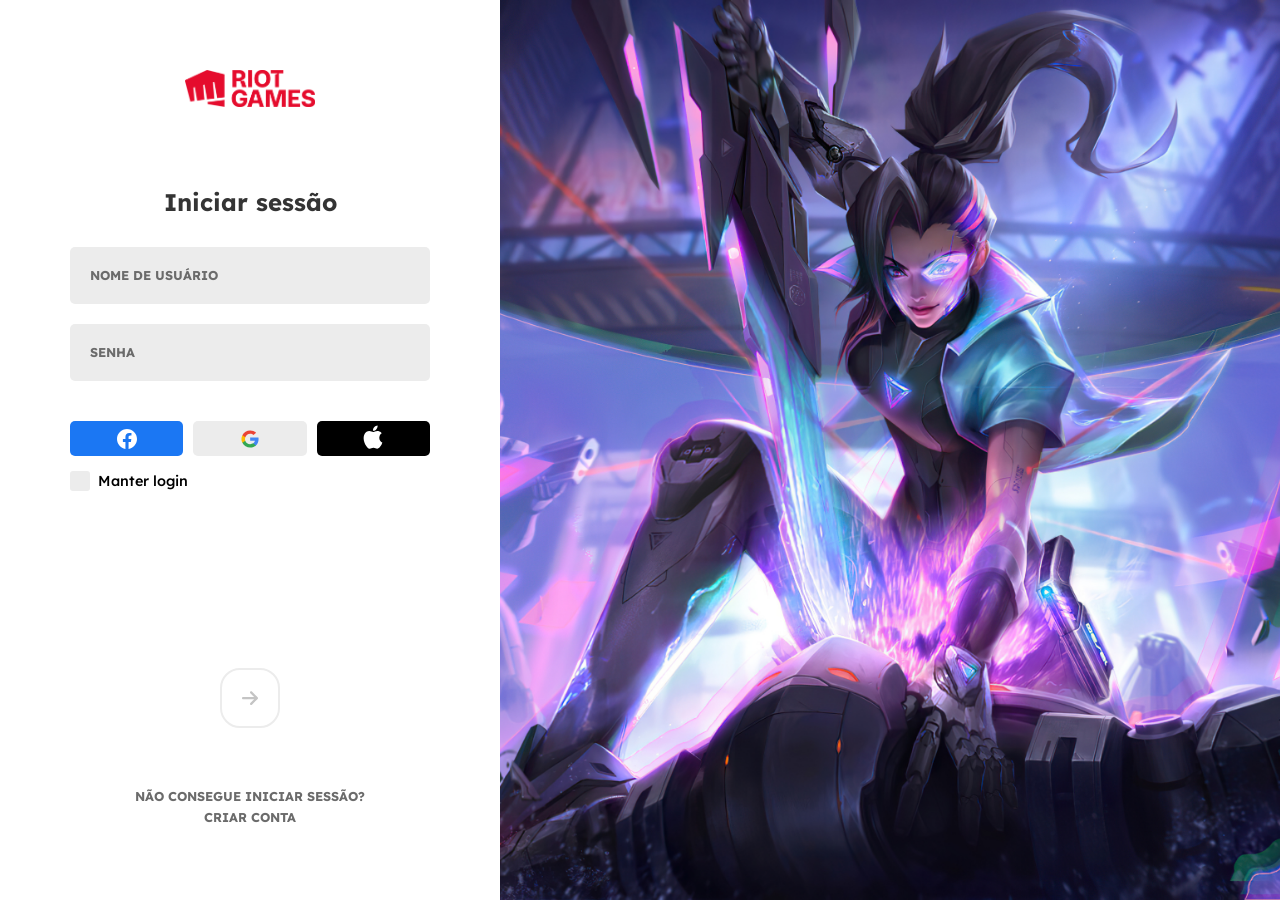
<file: index.html>
<!DOCTYPE html>
<html lang="en">

<head>
    <meta charset="UTF-8">
    <meta http-equiv="X-UA-Compatible" content="IE=edge">
    <meta name="viewport" content="width=device-width, initial-scale=1.0">
    <title>Riot Games</title>

    <link rel="stylesheet" href="style.css">
</head>

<body>

    <main>

        <section class="login">

            <div class="wrapper">

                <img class="login_logo" src="/img/logo.png" alt="" srcset="">

                <h1 class="login_title">Iniciar sessão</h1>

                <label class="login_label">
                    <span>nome de usuário</span>
                    <input type="text" name="username" id="" class="input">
                </label>

                <label class="login_label">
                    <span>senha</span>
                    <input type="password" name="password" id="" class="input">
                </label>


                <div class="login_icons">
                    <button type="button" class="icons_button">
                        <img src="/img/facebook-icon.svg" alt="">
                    </button>

                    <button type="button" class="icons_button">
                        <img src="/img/google-icon.svg" alt="">
                    </button>

                    <button type="submit" class="icons_button">
                        <img src="/img/apple-icon.svg" alt="">
                    </button>
                </div>

                <label class="login_label--checkbox">
                    <input type="checkbox" class="input--checkbox">
                    Manter login
                </label>

            </div>

            <div class="wrapper">

                <button type="submit" class="login_button" disabled>
                    <svg xmlns="http://www.w3.org/2000/svg" viewBox="0 0 448 512">
                        <path
                            d="M438.6 278.6l-160 160C272.4 444.9 264.2 448 256 448s-16.38-3.125-22.62-9.375c-12.5-12.5-12.5-32.75 0-45.25L338.8 288H32C14.33 288 .0016 273.7 .0016 256S14.33 224 32 224h306.8l-105.4-105.4c-12.5-12.5-12.5-32.75 0-45.25s32.75-12.5 45.25 0l160 160C451.1 245.9 451.1 266.1 438.6 278.6z" />
                    </svg>
                </button>
                <a href="" class="login_link">não consegue iniciar sessão?</a>
                <a href="" class="login_link">criar conta</a>
            </div>


        </section>

        <section class="wallpaper"></section>

    </main>

    <script src="/script.js"></script>
</body>

</html>
</file>
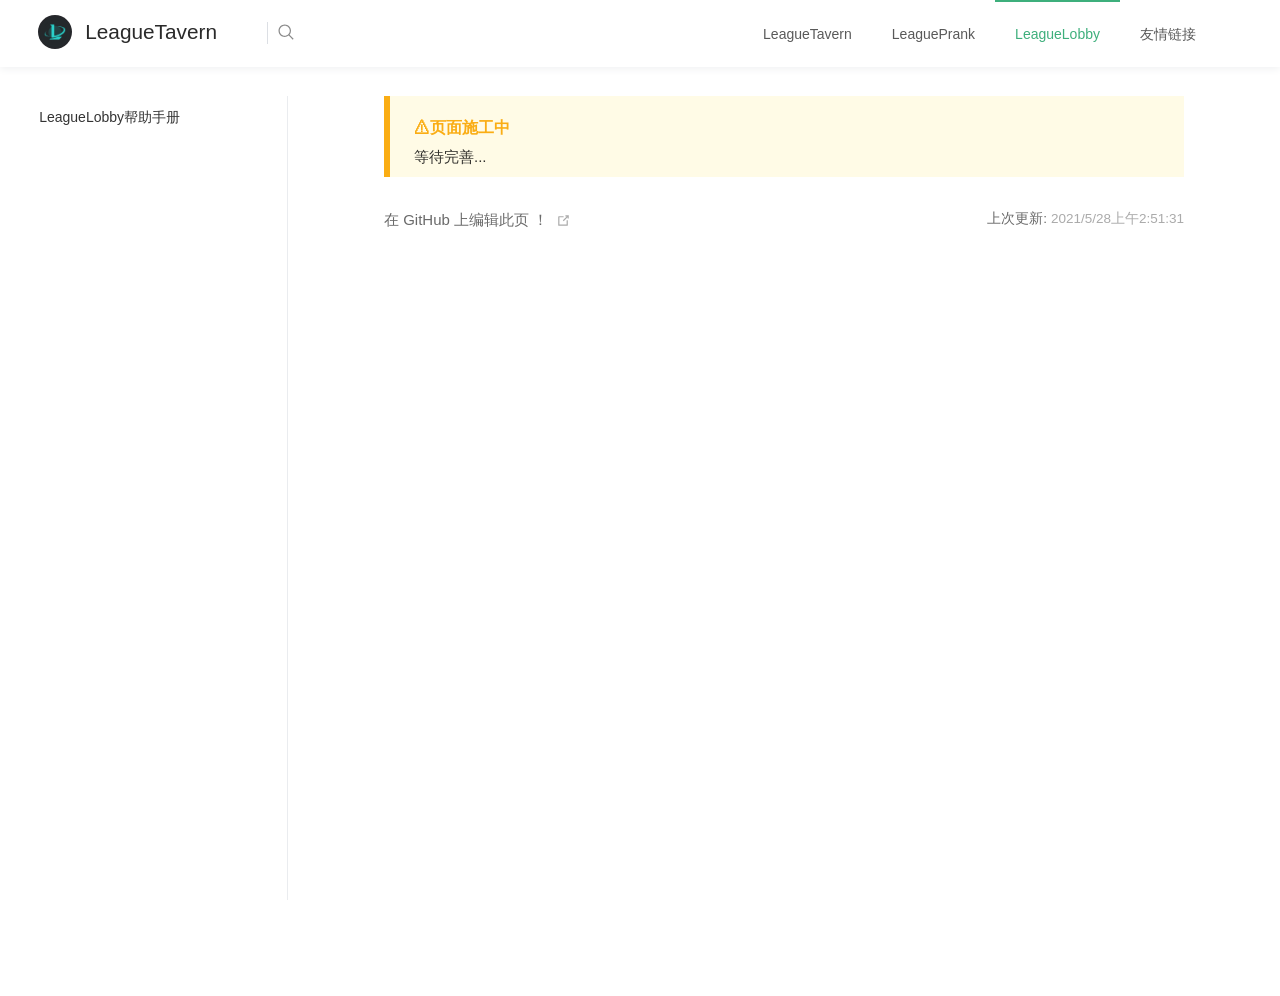
<file: LeagueLobby/index.html>
<!DOCTYPE html>
<html lang="zh-CN">
  <head>
    <meta charset="utf-8">
    <meta name="viewport" content="width=device-width, user-scalable=no, initial-scale=1.0, maximum-scale=1.0, minimum-scale=1.0">
    <title>LeagueLobby帮助手册 | LeagueTavern</title>
    <meta name="description" content="">
    <meta name="generator" content="VuePress 1.8.2">
    <link rel="icon" href="logo.png">
    <meta name="description" content="使用手册">
    <link rel="preload" href="/assets/css/0.styles.21c8b87a.css" as="style"><link rel="preload" href="/assets/js/app.88c6af65.js" as="script"><link rel="preload" href="/assets/js/2.13b8c40c.js" as="script"><link rel="preload" href="/assets/js/5.1f1e47d9.js" as="script"><link rel="prefetch" href="/assets/js/3.658f7737.js"><link rel="prefetch" href="/assets/js/4.f0fd824f.js"><link rel="prefetch" href="/assets/js/6.b3bd61b7.js"><link rel="prefetch" href="/assets/js/7.0e07f10f.js"><link rel="prefetch" href="/assets/js/8.ec1a35bf.js">
    <link rel="stylesheet" href="/assets/css/0.styles.21c8b87a.css">
  </head>
  <body>
    <div id="app" data-server-rendered="true"><div class="theme-container"><header class="navbar"><div class="ant-row"><div class="nav-button"><i aria-label="icon: bars" class="anticon anticon-bars"><svg viewBox="0 0 1024 1024" focusable="false" data-icon="bars" width="1em" height="1em" fill="currentColor" aria-hidden="true"><path d="M912 192H328c-4.4 0-8 3.6-8 8v56c0 4.4 3.6 8 8 8h584c4.4 0 8-3.6 8-8v-56c0-4.4-3.6-8-8-8zm0 284H328c-4.4 0-8 3.6-8 8v56c0 4.4 3.6 8 8 8h584c4.4 0 8-3.6 8-8v-56c0-4.4-3.6-8-8-8zm0 284H328c-4.4 0-8 3.6-8 8v56c0 4.4 3.6 8 8 8h584c4.4 0 8-3.6 8-8v-56c0-4.4-3.6-8-8-8zM104 228a56 56 0 1 0 112 0 56 56 0 1 0-112 0zm0 284a56 56 0 1 0 112 0 56 56 0 1 0-112 0zm0 284a56 56 0 1 0 112 0 56 56 0 1 0-112 0z"></path></svg></i> <span></span></div> <div class="ant-col ant-col-xs-24 ant-col-sm-24 ant-col-md-6 ant-col-lg-5 ant-col-xl-5 ant-col-xxl-4"><a href="/" class="router-link-active home-link"><img src="/logo.png" alt="LeagueTavern" class="logo"> <span class="site-name">LeagueTavern</span></a> <div class="search-box mobile-search"><input aria-label="Search" autocomplete="off" spellcheck="false" value=""> <!----></div></div> <div class="ant-col ant-col-xs-0 ant-col-sm-0 ant-col-md-18 ant-col-lg-19 ant-col-xl-19 ant-col-xxl-20"><div class="search-box"><input aria-label="Search" autocomplete="off" spellcheck="false" value=""> <!----></div> <nav class="nav-links can-hide"><ul role="menu" id="nav" class="ant-menu ant-menu-horizontal ant-menu-root ant-menu-light"><li role="menuitem" class="ant-menu-submenu ant-menu-submenu-horizontal ant-menu-overflowed-submenu" style="display:none;"><div aria-haspopup="true" class="ant-menu-submenu-title"><span>···</span><i class="ant-menu-submenu-arrow"></i></div></li><li role="menuitem" class="ant-menu-item"><a href="/LeagueTavern/">
          LeagueTavern
        </a></li><li role="menuitem" class="ant-menu-submenu ant-menu-submenu-horizontal ant-menu-overflowed-submenu" style="display:none;"><div aria-haspopup="true" class="ant-menu-submenu-title"><span>···</span><i class="ant-menu-submenu-arrow"></i></div></li><li role="menuitem" class="ant-menu-item"><a href="/LeaguePrank/">
          LeaguePrank
        </a></li><li role="menuitem" class="ant-menu-submenu ant-menu-submenu-horizontal ant-menu-overflowed-submenu" style="display:none;"><div aria-haspopup="true" class="ant-menu-submenu-title"><span>···</span><i class="ant-menu-submenu-arrow"></i></div></li><li role="menuitem" class="ant-menu-item ant-menu-item-selected"><a href="/LeagueLobby/" aria-current="page" class="router-link-exact-active router-link-active">
          LeagueLobby
        </a></li><li role="menuitem" class="ant-menu-submenu ant-menu-submenu-horizontal ant-menu-overflowed-submenu" style="display:none;"><div aria-haspopup="true" class="ant-menu-submenu-title"><span>···</span><i class="ant-menu-submenu-arrow"></i></div></li><li role="menuitem" class="ant-menu-submenu ant-menu-submenu-horizontal"><div aria-haspopup="true" class="ant-menu-submenu-title"><span>
          友情链接
        </span><i class="ant-menu-submenu-arrow"></i></div></li><li role="menuitem" class="ant-menu-submenu ant-menu-submenu-horizontal ant-menu-overflowed-submenu" style="visibility:hidden;position:absolute;"><div aria-haspopup="true" class="ant-menu-submenu-title"><span>···</span><i class="ant-menu-submenu-arrow"></i></div></li></ul> <!----></nav></div></div> <!----></header> <aside class="sidebar"><!----> <ul class="sidebar-links"><li><section class="sidebar-group depth-0"><p class="sidebar-heading open"><span>LeagueLobby帮助手册</span> <!----></p> <!----></section></li></ul></aside> <main class="page"> <div class="theme-antdocs-content content__default"><div class="custom-block warning"><p class="custom-block-title">⚠页面施工中</p> <p>等待完善...</p></div></div> <footer class="page-edit"><div class="edit-link"><a href="https://github.com/valhir/vuepress-deploy/edit/main/docs/LeagueLobby/README.md" target="_blank" rel="noopener noreferrer">在 GitHub 上编辑此页 ！</a> <span><svg xmlns="http://www.w3.org/2000/svg" aria-hidden="true" focusable="false" x="0px" y="0px" viewBox="0 0 100 100" width="15" height="15" class="icon outbound"><path fill="currentColor" d="M18.8,85.1h56l0,0c2.2,0,4-1.8,4-4v-32h-8v28h-48v-48h28v-8h-32l0,0c-2.2,0-4,1.8-4,4v56C14.8,83.3,16.6,85.1,18.8,85.1z"></path> <polygon fill="currentColor" points="45.7,48.7 51.3,54.3 77.2,28.5 77.2,37.2 85.2,37.2 85.2,14.9 62.8,14.9 62.8,22.9 71.5,22.9"></polygon></svg> <span class="sr-only">(opens new window)</span></span></div> <div class="last-updated"><span class="prefix">上次更新:</span> <span class="time">2021/5/28上午2:51:31</span></div></footer> <!----> </main> <!----></div><div class="global-ui"></div></div>
    <script src="/assets/js/app.88c6af65.js" defer></script><script src="/assets/js/2.13b8c40c.js" defer></script><script src="/assets/js/5.1f1e47d9.js" defer></script>
  </body>
</html>
</file>
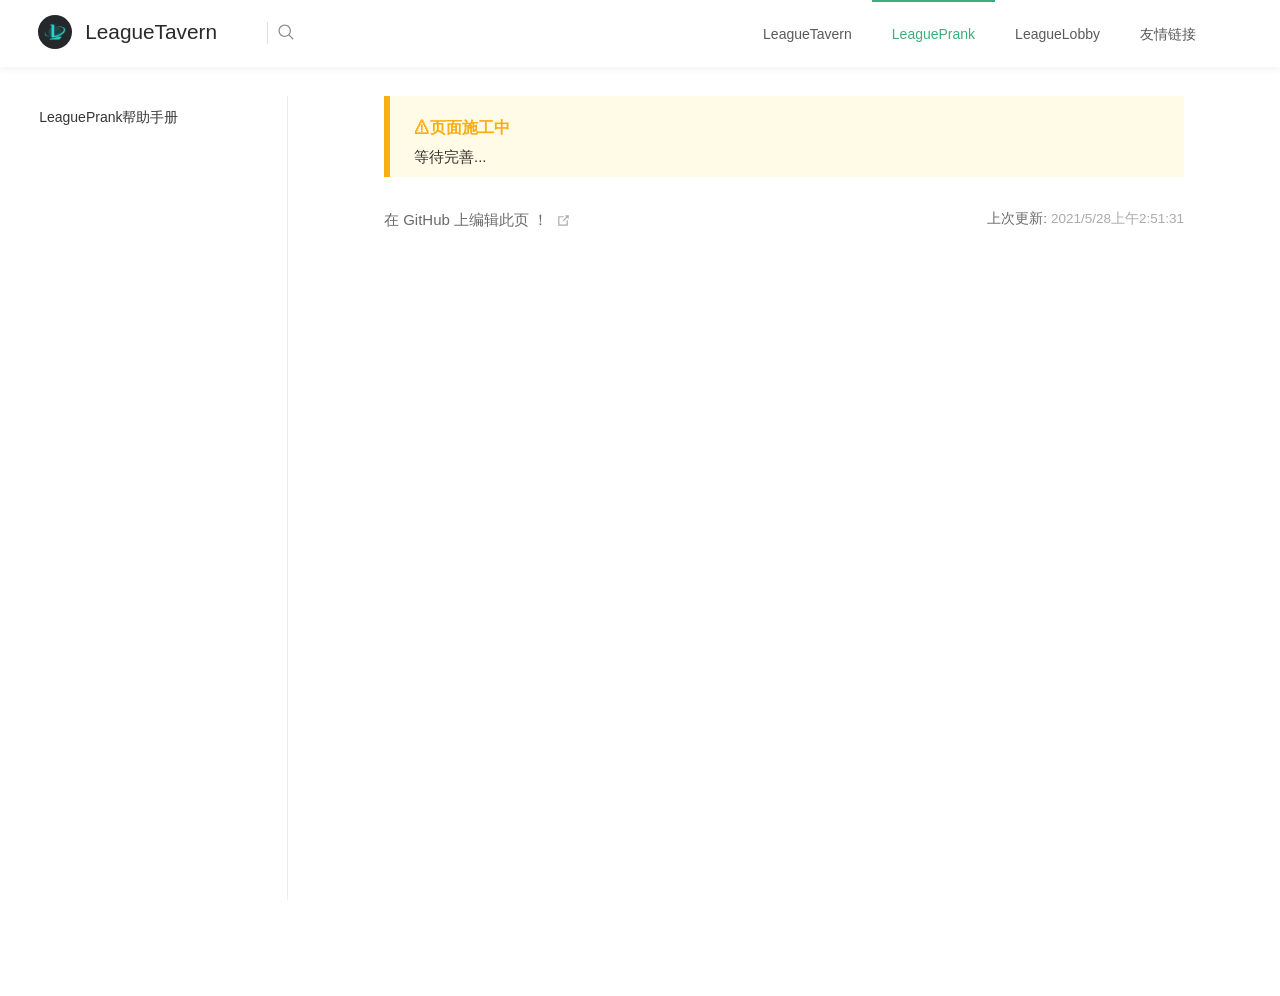
<file: LeaguePrank/index.html>
<!DOCTYPE html>
<html lang="zh-CN">
  <head>
    <meta charset="utf-8">
    <meta name="viewport" content="width=device-width, user-scalable=no, initial-scale=1.0, maximum-scale=1.0, minimum-scale=1.0">
    <title>LeaguePrank帮助手册 | LeagueTavern</title>
    <meta name="description" content="">
    <meta name="generator" content="VuePress 1.8.2">
    <link rel="icon" href="logo.png">
    <meta name="description" content="使用手册">
    <link rel="preload" href="/assets/css/0.styles.21c8b87a.css" as="style"><link rel="preload" href="/assets/js/app.88c6af65.js" as="script"><link rel="preload" href="/assets/js/2.13b8c40c.js" as="script"><link rel="preload" href="/assets/js/6.b3bd61b7.js" as="script"><link rel="prefetch" href="/assets/js/3.658f7737.js"><link rel="prefetch" href="/assets/js/4.f0fd824f.js"><link rel="prefetch" href="/assets/js/5.1f1e47d9.js"><link rel="prefetch" href="/assets/js/7.0e07f10f.js"><link rel="prefetch" href="/assets/js/8.ec1a35bf.js">
    <link rel="stylesheet" href="/assets/css/0.styles.21c8b87a.css">
  </head>
  <body>
    <div id="app" data-server-rendered="true"><div class="theme-container"><header class="navbar"><div class="ant-row"><div class="nav-button"><i aria-label="icon: bars" class="anticon anticon-bars"><svg viewBox="0 0 1024 1024" focusable="false" data-icon="bars" width="1em" height="1em" fill="currentColor" aria-hidden="true"><path d="M912 192H328c-4.4 0-8 3.6-8 8v56c0 4.4 3.6 8 8 8h584c4.4 0 8-3.6 8-8v-56c0-4.4-3.6-8-8-8zm0 284H328c-4.4 0-8 3.6-8 8v56c0 4.4 3.6 8 8 8h584c4.4 0 8-3.6 8-8v-56c0-4.4-3.6-8-8-8zm0 284H328c-4.4 0-8 3.6-8 8v56c0 4.4 3.6 8 8 8h584c4.4 0 8-3.6 8-8v-56c0-4.4-3.6-8-8-8zM104 228a56 56 0 1 0 112 0 56 56 0 1 0-112 0zm0 284a56 56 0 1 0 112 0 56 56 0 1 0-112 0zm0 284a56 56 0 1 0 112 0 56 56 0 1 0-112 0z"></path></svg></i> <span></span></div> <div class="ant-col ant-col-xs-24 ant-col-sm-24 ant-col-md-6 ant-col-lg-5 ant-col-xl-5 ant-col-xxl-4"><a href="/" class="router-link-active home-link"><img src="/logo.png" alt="LeagueTavern" class="logo"> <span class="site-name">LeagueTavern</span></a> <div class="search-box mobile-search"><input aria-label="Search" autocomplete="off" spellcheck="false" value=""> <!----></div></div> <div class="ant-col ant-col-xs-0 ant-col-sm-0 ant-col-md-18 ant-col-lg-19 ant-col-xl-19 ant-col-xxl-20"><div class="search-box"><input aria-label="Search" autocomplete="off" spellcheck="false" value=""> <!----></div> <nav class="nav-links can-hide"><ul role="menu" id="nav" class="ant-menu ant-menu-horizontal ant-menu-root ant-menu-light"><li role="menuitem" class="ant-menu-submenu ant-menu-submenu-horizontal ant-menu-overflowed-submenu" style="display:none;"><div aria-haspopup="true" class="ant-menu-submenu-title"><span>···</span><i class="ant-menu-submenu-arrow"></i></div></li><li role="menuitem" class="ant-menu-item"><a href="/LeagueTavern/">
          LeagueTavern
        </a></li><li role="menuitem" class="ant-menu-submenu ant-menu-submenu-horizontal ant-menu-overflowed-submenu" style="display:none;"><div aria-haspopup="true" class="ant-menu-submenu-title"><span>···</span><i class="ant-menu-submenu-arrow"></i></div></li><li role="menuitem" class="ant-menu-item ant-menu-item-selected"><a href="/LeaguePrank/" aria-current="page" class="router-link-exact-active router-link-active">
          LeaguePrank
        </a></li><li role="menuitem" class="ant-menu-submenu ant-menu-submenu-horizontal ant-menu-overflowed-submenu" style="display:none;"><div aria-haspopup="true" class="ant-menu-submenu-title"><span>···</span><i class="ant-menu-submenu-arrow"></i></div></li><li role="menuitem" class="ant-menu-item"><a href="/LeagueLobby/">
          LeagueLobby
        </a></li><li role="menuitem" class="ant-menu-submenu ant-menu-submenu-horizontal ant-menu-overflowed-submenu" style="display:none;"><div aria-haspopup="true" class="ant-menu-submenu-title"><span>···</span><i class="ant-menu-submenu-arrow"></i></div></li><li role="menuitem" class="ant-menu-submenu ant-menu-submenu-horizontal"><div aria-haspopup="true" class="ant-menu-submenu-title"><span>
          友情链接
        </span><i class="ant-menu-submenu-arrow"></i></div></li><li role="menuitem" class="ant-menu-submenu ant-menu-submenu-horizontal ant-menu-overflowed-submenu" style="visibility:hidden;position:absolute;"><div aria-haspopup="true" class="ant-menu-submenu-title"><span>···</span><i class="ant-menu-submenu-arrow"></i></div></li></ul> <!----></nav></div></div> <!----></header> <aside class="sidebar"><!----> <ul class="sidebar-links"><li><section class="sidebar-group depth-0"><p class="sidebar-heading open"><span>LeaguePrank帮助手册</span> <!----></p> <!----></section></li></ul></aside> <main class="page"> <div class="theme-antdocs-content content__default"><div class="custom-block warning"><p class="custom-block-title">⚠页面施工中</p> <p>等待完善...</p></div></div> <footer class="page-edit"><div class="edit-link"><a href="https://github.com/valhir/vuepress-deploy/edit/main/docs/LeaguePrank/README.md" target="_blank" rel="noopener noreferrer">在 GitHub 上编辑此页 ！</a> <span><svg xmlns="http://www.w3.org/2000/svg" aria-hidden="true" focusable="false" x="0px" y="0px" viewBox="0 0 100 100" width="15" height="15" class="icon outbound"><path fill="currentColor" d="M18.8,85.1h56l0,0c2.2,0,4-1.8,4-4v-32h-8v28h-48v-48h28v-8h-32l0,0c-2.2,0-4,1.8-4,4v56C14.8,83.3,16.6,85.1,18.8,85.1z"></path> <polygon fill="currentColor" points="45.7,48.7 51.3,54.3 77.2,28.5 77.2,37.2 85.2,37.2 85.2,14.9 62.8,14.9 62.8,22.9 71.5,22.9"></polygon></svg> <span class="sr-only">(opens new window)</span></span></div> <div class="last-updated"><span class="prefix">上次更新:</span> <span class="time">2021/5/28上午2:51:31</span></div></footer> <!----> </main> <!----></div><div class="global-ui"></div></div>
    <script src="/assets/js/app.88c6af65.js" defer></script><script src="/assets/js/2.13b8c40c.js" defer></script><script src="/assets/js/6.b3bd61b7.js" defer></script>
  </body>
</html>
</file>
<file: style.css>
@import url('https://fonts.googleapis.com/css2?family=Lexend+Deca:wght@400;500;600;700&display=swap');

* {
    margin: 0;
    padding: 0;
    box-sizing: border-box;
    font-family: 'Lexend Deca', sans-serif;
}

:root {
    --white: #FFF;
    --whitesmoke: #F9F9F9;
    --light-grey: #ECECEC;
    --grey: #C4C4C4;
    --medium-grey: rgb(107, 107, 107);
    --deep-grey: #343434;
    --black: #000000;
    --blue: #1B77F3;
    --red: #CF3C3F;
}

main{
    display: flex;
}

.login {
    display: flex;
    flex-direction: column;
    align-items: center;
    justify-content: space-between;
    width: 100%;
    max-width: 500px;
    min-height: 100vh;
    padding: clamp(35px, 8%, 70px);
}

.wrapper{
    width: 100%;
    display: flex;
    flex-direction: column;
    align-items: center;
    justify-content: center;
}

.login_logo {
    width: 130px;
    margin-bottom: 80px;
}

.login_title {
    color: var(--deep-grey);
    font-size: 1.5em;
    margin-bottom: 30px;
}

.login_label {
    display: block;
    margin-bottom: 20px;
    width: 100%;
}

.input {
    width: 100%;
    background-color: var(--light-grey);
    border-radius: 5px;
    border: 2px solid rgba(0, 0, 0, 0);
    outline: none;
    font-size: 0.9em;
    padding: 25px 10px 10px;
    font-weight: 600;
    color: var(--deep-grey);
}

.input:hover{
    background-color: #e5e2e2;
    transition: all 100ms ease-in;
}

.login_label span {
    position: absolute;
    font-size: 0.8em;
    font-weight: 700;
    text-transform: uppercase;
    color: var(--medium-grey);
    margin: 20px;
    cursor: text;
    transition: all 200ms ease;
}

.input:focus {
    background-color: whitesmoke;
    border: 2px solid var(--deep-grey);
}

.login_label .span-active {
    font-size: 0.7em;
    margin: 8px 10px;
}

.login_icons{
    display: flex;
    gap: 10px;
    width: 100%;
    margin-top: 20px;
}

.login_icons img{
    width: 20px;
}

.icons_button{
    width: 33.33%;
    display: flex;
    align-items: center;
    justify-content: center;
    height: 35px;
    border: none;
    border-radius: 5px;
    cursor: pointer;
}

.login_icons .icons_button:nth-child(1){
    background-color: var(--blue);
}

.login_icons .icons_button:nth-child(2){
    background-color: var(--light-grey);
}

.login_icons .icons_button:nth-child(3){
    background-color: var(--black);
}

.login_label--checkbox{
    width: 100%;
    margin: 15px 0px 50px;
    font-size: 0.9em;
    font-weight: 500;
    display: flex;
    align-items: center;
}

.input--checkbox{
    appearance: none;
    width: 20px;
    height: 20px;
    background-color: var(--light-grey);
    margin-right: 8px;
    border-radius: 3px;
    cursor: pointer;
}

.input--checkbox:hover{
    background-color: var(--grey);
}

.input--checkbox:checked{
    background-color: var(--red);
}

.input--checkbox:checked:after{
    content: "";
    display: block;
    width: 4px;
    height: 8px;
    border: 3px solid white;
    border-width: 0px 3px 3px 0;
    margin: 100px;
    transform: rotate(45deg);
    margin: 2px 6px;
}

.login_button {
    width: 60px;
    height: 60px;
    padding: 20px;
    display: flex;
    align-items: center;
    justify-content: center;
    background-color: var(--red);
    border-radius: 20px;
    border: none;
    cursor: pointer;
    margin-bottom: 60px;
  }
  
  .login_button svg {
    fill: white;
  }
  
  .login_button:disabled {
    cursor: auto;
    background-color: white;
    border: 2px solid var(--light-grey);
  }
  
  .login_button:disabled svg {
    fill: var(--grey)
  }

  .login_link{
    font-size: 0.8em;
    text-decoration: none;
    color: var(--medium-grey);
    text-transform: uppercase;
    margin-bottom: 5px;
    font-weight: 700;
  }

.wallpaper {
  width: 100%;
  background-image: url('/img/wallpaper.jpg');
  background-size: cover;
  background-position: center;
}
</file>
